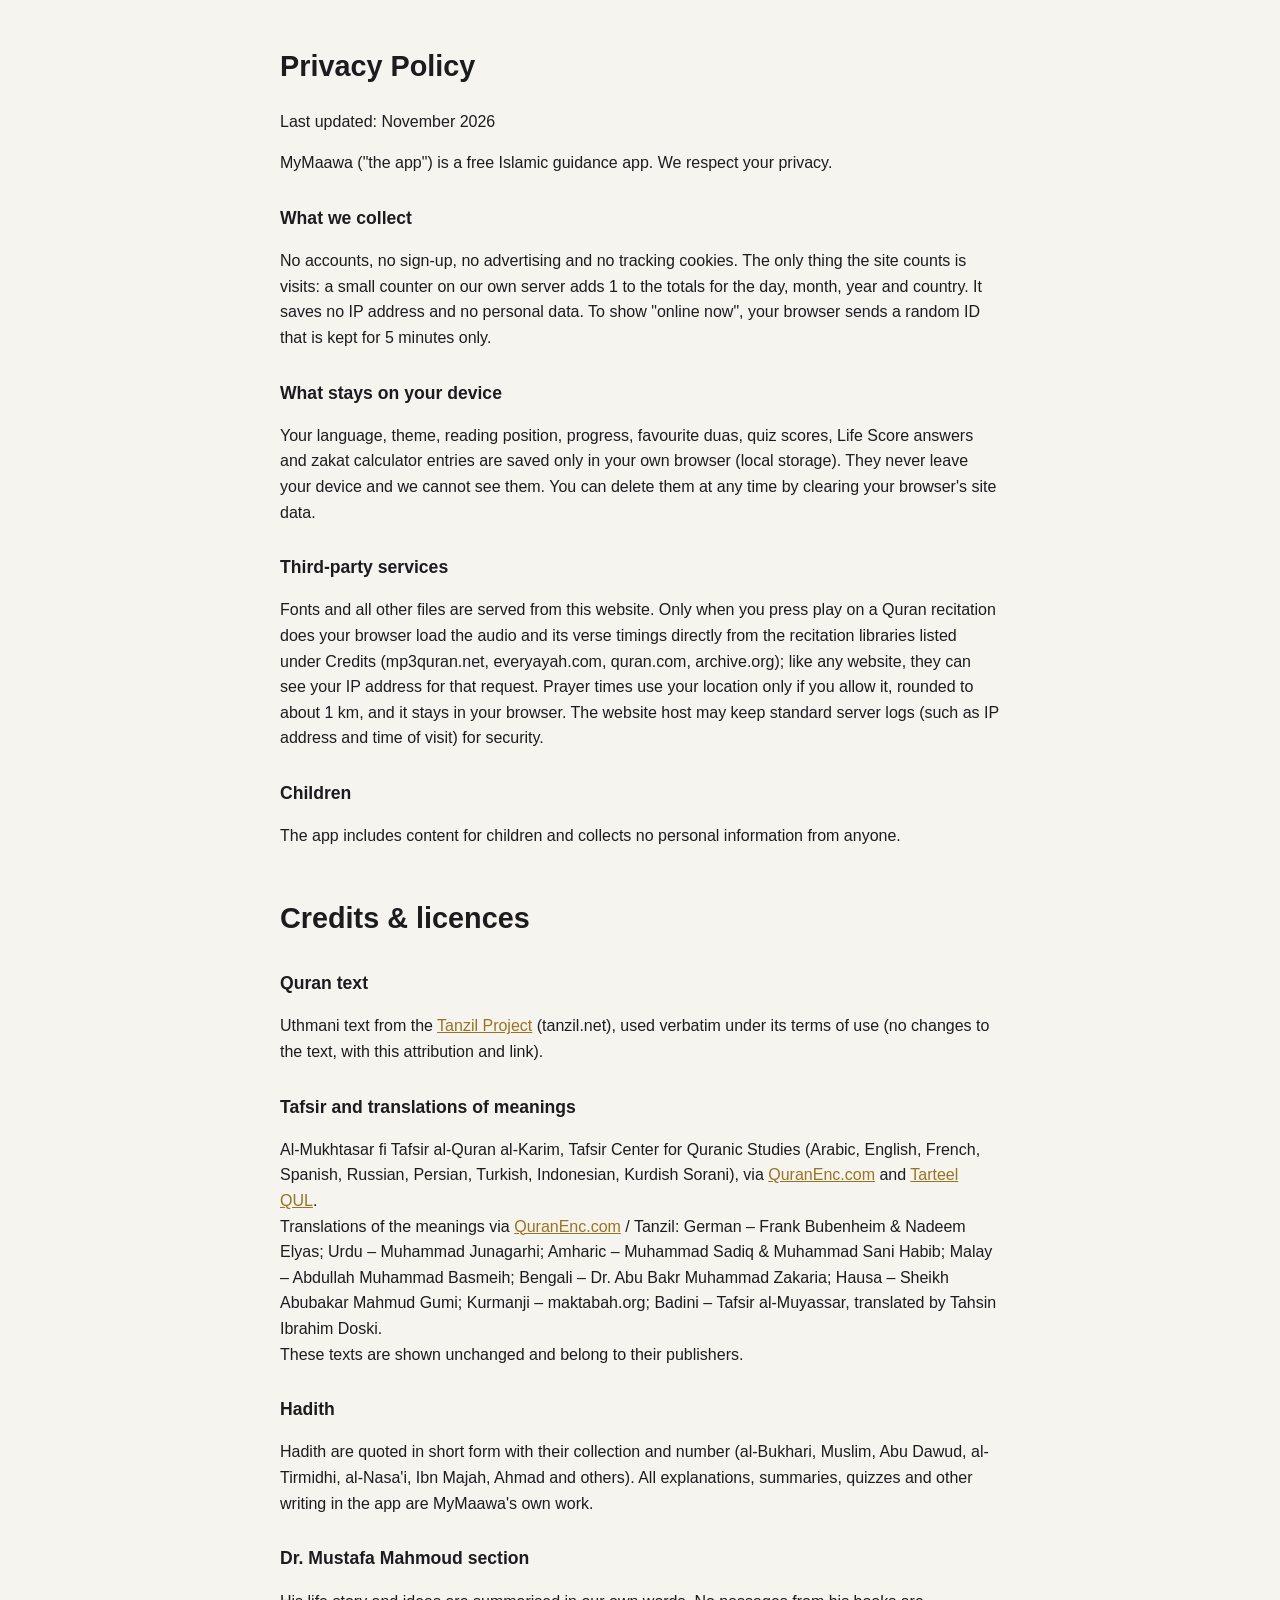
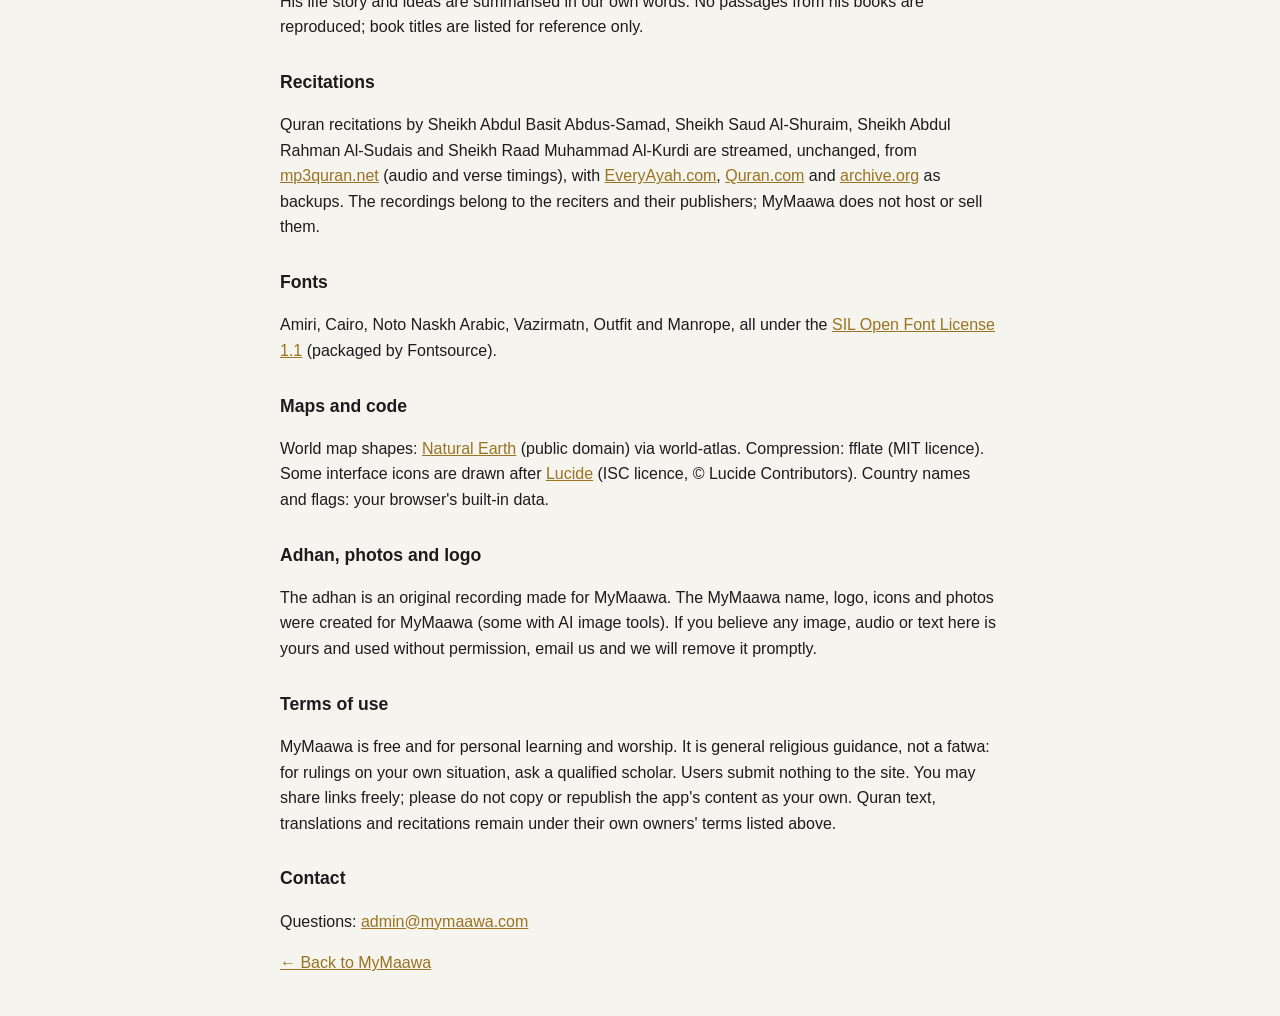
<file: privacy.html>
<!doctype html><html lang="en"><head><meta charset="utf-8"><meta name="viewport" content="width=device-width,initial-scale=1"><title>MyMaawa – Privacy &amp; Credits</title>
<style>body{font:16px/1.6 -apple-system,Segoe UI,Roboto,Arial,sans-serif;max-width:720px;margin:0 auto;padding:24px 16px;color:#1c1c1e;background:#f6f4ef}h1{font-size:1.8rem}h2{font-size:1.1rem;margin-top:1.6em}a{color:#9a7320}</style></head><body>
<h1>Privacy Policy</h1><p>Last updated: November 2026</p>
<p>MyMaawa ("the app") is a free Islamic guidance app. We respect your privacy.</p>
<h2>What we collect</h2><p>No accounts, no sign-up, no advertising and no tracking cookies. The only thing the site counts is visits: a small counter on our own server adds 1 to the totals for the day, month, year and country. It saves no IP address and no personal data. To show "online now", your browser sends a random ID that is kept for 5 minutes only.</p>
<h2>What stays on your device</h2><p>Your language, theme, reading position, progress, favourite duas, quiz scores, Life Score answers and zakat calculator entries are saved only in your own browser (local storage). They never leave your device and we cannot see them. You can delete them at any time by clearing your browser's site data.</p>
<h2>Third-party services</h2><p>Fonts and all other files are served from this website. Only when you press play on a Quran recitation does your browser load the audio and its verse timings directly from the recitation libraries listed under Credits (mp3quran.net, everyayah.com, quran.com, archive.org); like any website, they can see your IP address for that request. Prayer times use your location only if you allow it, rounded to about 1 km, and it stays in your browser. The website host may keep standard server logs (such as IP address and time of visit) for security.</p>
<h2>Children</h2><p>The app includes content for children and collects no personal information from anyone.</p>
<h1 id="credits" style="margin-top:1.6em">Credits &amp; licences</h1>
<h2>Quran text</h2><p>Uthmani text from the <a href="https://tanzil.net">Tanzil Project</a> (tanzil.net), used verbatim under its terms of use (no changes to the text, with this attribution and link).</p>
<h2>Tafsir and translations of meanings</h2><p>Al-Mukhtasar fi Tafsir al-Quran al-Karim, Tafsir Center for Quranic Studies (Arabic, English, French, Spanish, Russian, Persian, Turkish, Indonesian, Kurdish Sorani), via <a href="https://quranenc.com">QuranEnc.com</a> and <a href="https://qul.tarteel.ai">Tarteel QUL</a>.<br>
Translations of the meanings via <a href="https://quranenc.com">QuranEnc.com</a> / Tanzil: German – Frank Bubenheim &amp; Nadeem Elyas; Urdu – Muhammad Junagarhi; Amharic – Muhammad Sadiq &amp; Muhammad Sani Habib; Malay – Abdullah Muhammad Basmeih; Bengali – Dr. Abu Bakr Muhammad Zakaria; Hausa – Sheikh Abubakar Mahmud Gumi; Kurmanji – maktabah.org; Badini – Tafsir al-Muyassar, translated by Tahsin Ibrahim Doski.<br>
These texts are shown unchanged and belong to their publishers.</p>
<h2>Hadith</h2><p>Hadith are quoted in short form with their collection and number (al-Bukhari, Muslim, Abu Dawud, al-Tirmidhi, al-Nasa'i, Ibn Majah, Ahmad and others). All explanations, summaries, quizzes and other writing in the app are MyMaawa's own work.</p>
<h2>Dr. Mustafa Mahmoud section</h2><p>His life story and ideas are summarised in our own words. No passages from his books are reproduced; book titles are listed for reference only.</p>
<h2>Recitations</h2><p>Quran recitations by Sheikh Abdul Basit Abdus-Samad, Sheikh Saud Al-Shuraim, Sheikh Abdul Rahman Al-Sudais and Sheikh Raad Muhammad Al-Kurdi are streamed, unchanged, from <a href="https://mp3quran.net">mp3quran.net</a> (audio and verse timings), with <a href="https://everyayah.com">EveryAyah.com</a>, <a href="https://quran.com">Quran.com</a> and <a href="https://archive.org">archive.org</a> as backups. The recordings belong to the reciters and their publishers; MyMaawa does not host or sell them.</p>
<h2>Fonts</h2><p>Amiri, Cairo, Noto Naskh Arabic, Vazirmatn, Outfit and Manrope, all under the <a href="fonts/OFL.txt">SIL Open Font License 1.1</a> (packaged by Fontsource).</p>
<h2>Maps and code</h2><p>World map shapes: <a href="https://www.naturalearthdata.com">Natural Earth</a> (public domain) via world-atlas. Compression: fflate (MIT licence). Some interface icons are drawn after <a href="https://lucide.dev">Lucide</a> (ISC licence, © Lucide Contributors). Country names and flags: your browser's built-in data.</p>
<h2>Adhan, photos and logo</h2><p>The adhan is an original recording made for MyMaawa. The MyMaawa name, logo, icons and photos were created for MyMaawa (some with AI image tools). If you believe any image, audio or text here is yours and used without permission, email us and we will remove it promptly.</p>
<h2>Terms of use</h2><p>MyMaawa is free and for personal learning and worship. It is general religious guidance, not a fatwa: for rulings on your own situation, ask a qualified scholar. Users submit nothing to the site. You may share links freely; please do not copy or republish the app's content as your own. Quran text, translations and recitations remain under their own owners' terms listed above.</p>
<h2>Contact</h2><p>Questions: <a href="mailto:admin@mymaawa.com">admin@mymaawa.com</a></p>
<p><a href="./">← Back to MyMaawa</a></p></body></html>
</file>
